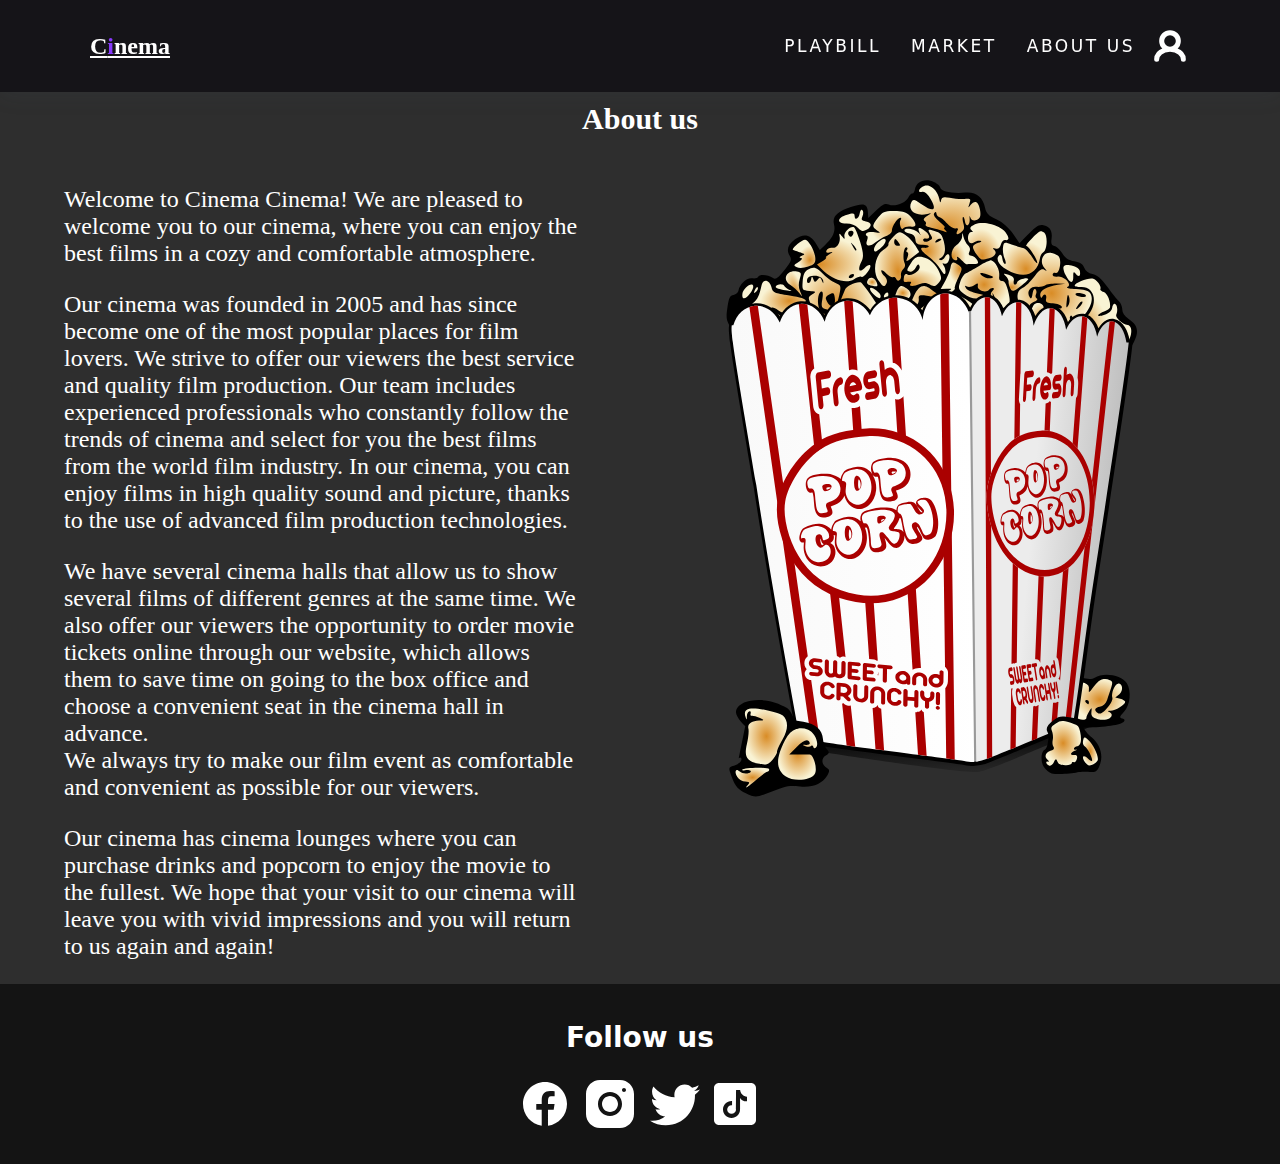
<file: about2.html>
<!DOCTYPE html>
<html lang="en">
<head>
    <meta charset="UTF-8">
    <meta http-equiv="X-UA-Compatible" content="IE=edge">
    <meta name="viewport" content="width=device-width, initial-scale=1.0">
    <link rel="stylesheet" href="about2.css">
    <title>Document</title>
    <script>
      if (navigator.userAgent.indexOf('Opera') !== -1 || navigator.userAgent.indexOf('OPR') !== -1) {
        document.documentElement.classList.add('opera');
      }
  </script>
</head>
<body>
    <header class="header">
        <nav>
          <div class="logo">
            <a href="./index.html">C<span>i</span>nema</a>
          </div>
          <input type="checkbox" id="menu-toggle">
          <label for="menu-toggle" class="menu-icon">&#9776;</label>
          <ul class="menu">
            <li><a href="./main2.html" class="hover-underline-animation">Playbill</a></li>
            <li><a href="./market.html" class="hover-underline-animation">Market</a></li>
            <li><a href="./about2.html" class="hover-underline-animation">About us</a></li>
            <img  src="./src/user.svg" alt="user"></img>
          </ul>
          
        </nav>
      </header>
    <div class="title">About us</div>
      <div class="about">
        
        <div class="text">
            <p>
              Welcome to Cinema Cinema! We are pleased to welcome you to our cinema, where you can enjoy the best films in a cozy and comfortable atmosphere.<p>
                Our cinema was founded in 2005 and has since become one of the most popular places for film lovers.
We strive to offer our viewers the best service and quality film production. Our team includes experienced professionals who constantly follow the trends of cinema and select for you the best films from the world film industry.
In our cinema, you can enjoy films in high quality sound and picture, thanks to the use of advanced film production technologies.<p> We have several cinema halls that allow us to show several films of different genres at the same time.
We also offer our viewers the opportunity to order movie tickets online through our website, which allows them to save time on going to the box office and choose a convenient seat in the cinema hall in advance.
                <br>We always try to make our film event as comfortable and convenient as possible for our viewers.
<p> Our cinema has cinema lounges where you can purchase drinks and popcorn to enjoy the movie to the fullest.
                We hope that your visit to our cinema will leave you with vivid impressions and you will return to us again and again!
            </p>
        </div>
        <div class="image">
            <img src="./src/Popcorn.svg" alt="Popcorn">
        </div>
      </div>

      <footer class="footer">
        <div class="container">
            <div class="footer-col">
              <h4>Follow us</h4>
              <div class="social-links">
                <img src="./src/facebook.svg" alt="facebook_logo"></a>
                <img src="./src/instagram.svg" alt="instagram_logo"></a>
                <img src="./src/icons8-twitter.svg" alt="twitter_logo"></a>
                <img src="./src/tikitoki.svg" alt="tikitak_logo"></a>
                
              </div>
            </div>
          </div>
        </div>
     </footer>
     
</body>
</html>
</file>
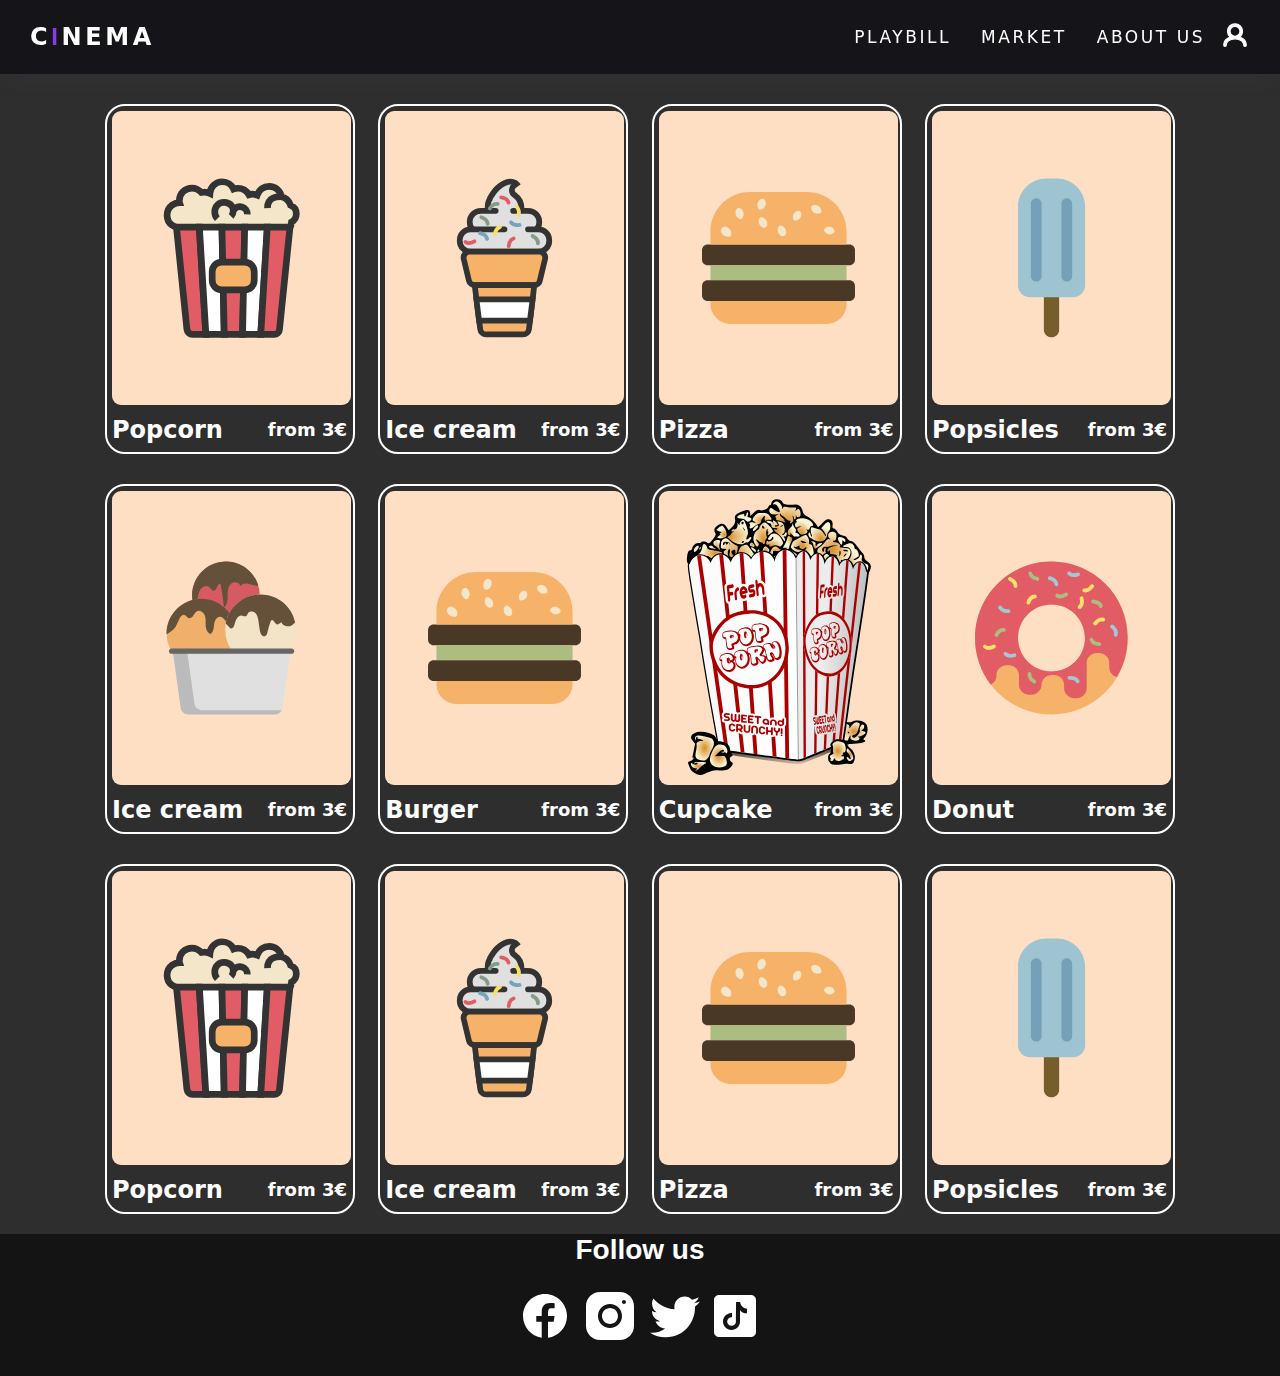
<file: market.html>
<!DOCTYPE html>
<html lang="en">
<head>
    <meta charset="UTF-8">
    <meta http-equiv="X-UA-Compatible" content="IE=edge">
    <meta name="viewport" content="width=device-width, initial-scale=1.0">
    <title>Document</title>
    <link rel="stylesheet" href="market.css">
    <script>
        if (navigator.userAgent.indexOf('Opera') !== -1 || navigator.userAgent.indexOf('OPR') !== -1) {
          document.documentElement.classList.add('opera');
        }
    </script>
</head>
<body>
    <header class="header">
        <nav>
          <div class="logo">
            <a href="/index.html">C<span>i</span>nema</a>
          </div>
          <input type="checkbox" id="menu-toggle">
          <label for="menu-toggle" class="menu-icon">&#9776;</label>
          <ul class="menu">
            <li><a href="./main2.html" class="hover-underline-animation">Playbill</a></li>
            <li><a href="./market.html" class="hover-underline-animation">Market</a></li>
            <li><a href="./about2.html" class="hover-underline-animation">About us</a></li>
            <li><img  src="./src/user.svg" alt="user"></img></li>
          </ul>
          
        </nav>
      </header>

      <!-- CARDS -->

      <div class="cards">
        <div class="row">
            <div class="product">
                <div class="img"><img src="./src/corn.svg" alt="Popcorn"></div>
                <div class="name_price">
                    <div class="name">Popcorn</div>
                    <div class="price">from 3€</div>
                </div>
            </div>
            <div class="product">
                <div class="img"><img src="./src/ice_cream.svg" alt="Ice cream"></div>
                <div class="name_price">
                    <div class="name">Ice cream</div>
                    <div class="price">from 3€</div>
                </div>
            </div>
            <div class="product">
                <div class="img"><img src="./src/burger.svg" alt="Pizza"></div>
                <div class="name_price">
                    <div class="name">Pizza</div>
                    <div class="price">from 3€</div>
                </div>
            </div>
            <div class="product">
                <div class="img"><img src="./src/popsicles.svg" alt="Popsicles"></div>
                <div class="name_price">
                    <div class="name">Popsicles</div>
                    <div class="price">from 3€</div>
                </div>
            </div>
        </div>

        <div class="row">
            <div class="product">
                <div class="img"><img src="./src/ice_cream2.svg" alt="Ice cream"></div>
                <div class="name_price">
                    <div class="name">Ice cream</div>
                    <div class="price">from 3€</div>
                </div>
            </div>
            <div class="product">
                <div class="img"><img src="./src/burger.svg" alt="Burger"></div>
                <div class="name_price">
                    <div class="name">Burger</div>
                    <div class="price">from 3€</div>
                </div>
            </div>
            <div class="product">
                <div class="img"><img src="./src/Popcorn.svg" alt="Cupcake"></div>
                <div class="name_price">
                    <div class="name">Cupcake</div>
                    <div class="price">from 3€</div>
                </div>
            </div>
            <div class="product">
                <div class="img"><img src="./src/donut.svg" alt="Donut"></div>
                <div class="name_price">
                    <div class="name">Donut</div>
                    <div class="price">from 3€</div>
                </div>
            </div>
        </div>

        <div class="row">
            <div class="product">
                <div class="img"><img src="./src/corn.svg" alt="Popcorn"></div>
                <div class="name_price">
                    <div class="name">Popcorn</div>
                    <div class="price">from 3€</div>
                </div>
            </div>
            <div class="product">
                <div class="img"><img src="./src/ice_cream.svg" alt="Ice cream"></div>
                <div class="name_price">
                    <div class="name">Ice cream</div>
                    <div class="price">from 3€</div>
                </div>
            </div>
            <div class="product">
                <div class="img"><img src="./src/burger.svg" alt="Pizza"></div>
                <div class="name_price">
                    <div class="name">Pizza</div>
                    <div class="price">from 3€</div>
                </div>
            </div>
            <div class="product">
                <div class="img"><img src="./src/popsicles.svg" alt="Popsicles"></div>
                <div class="name_price">
                    <div class="name">Popsicles</div>
                    <div class="price">from 3€</div>
                </div>
            </div>
        </div>
      </div>
      <footer class="footer">
        <div class="container">
            <div class="footer-col">
              <h4>Follow us</h4>
              <div class="social-links">
                <img src="./src/facebook.svg" alt=""></a>
                <img src="./src/instagram.svg" alt=""></a>
                <img src="./src/icons8-twitter.svg" alt=""></a>
                <img src="./src/tikitoki.svg" alt=""></a>
                
              </div>
            </div>
          </div>
        </div>
     </footer>
</body>
</html>
</file>
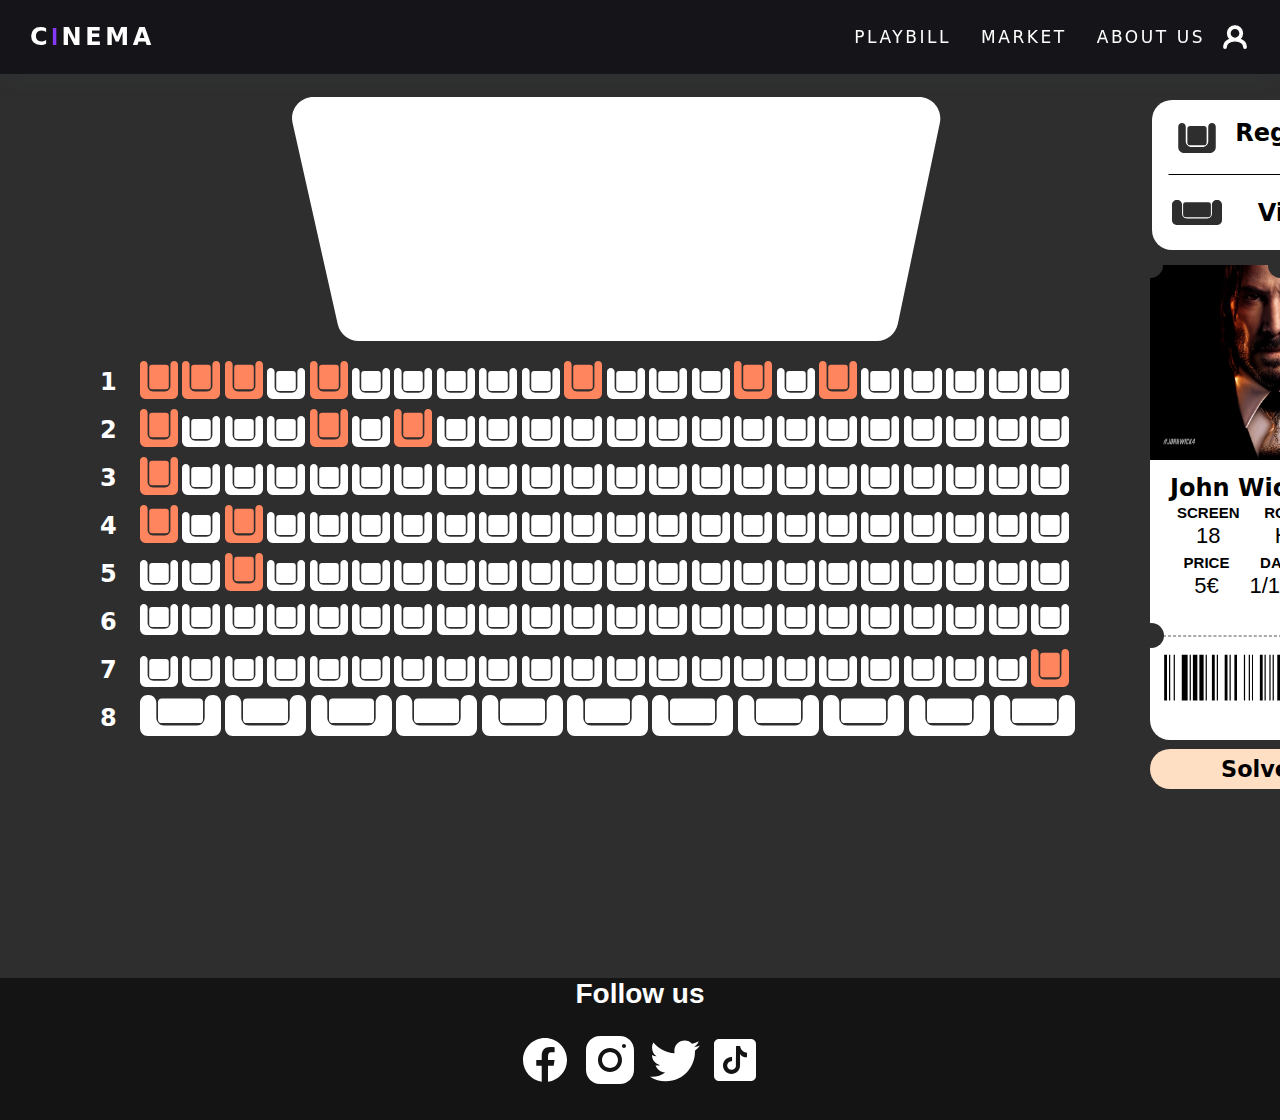
<file: ticket2.html>
<!DOCTYPE html>
<html lang="en">
<head>
    <meta charset="UTF-8">
    <meta http-equiv="X-UA-Compatible" content="IE=edge">
    <meta name="viewport" content="width=device-width, initial-scale=1.0">
    <title>Document</title>
    <link rel="stylesheet" href="ticket.css">
    <script>
        if (navigator.userAgent.indexOf('Opera') !== -1 || navigator.userAgent.indexOf('OPR') !== -1) {
          document.documentElement.classList.add('opera');
        }
    </script>

</head>
<body>
<script src="app.js"></script>
<header class="header">
    <nav>
      <div class="logo">
        <a href="./index.html">C<span>i</span>nema</a>
      </div>
      <input type="checkbox" id="menu-toggle">
      <label for="menu-toggle" class="menu-icon">&#9776;</label>
      <ul class="menu">
        <li><a href="./index.html" class="hover-underline-animation">Playbill</a></li>
        <li><a href="./market.html" class="hover-underline-animation">Market</a></li>
        <li><a href="./about2.html" class="hover-underline-animation">About us</a></li>
        <img  src="./src/user.svg" alt="user"></img>
      </ul>
      
    </nav>
  </header>
  <div class="wrapper">

    <div class="right">
        <div class="price">
            <div class="juststool">
                <img src="././src/stool_white.svg">
                <p class="justname">Regular</p>
                <p id="standard-price" data-price="5&euro;" class="justprice">5&euro;</p>
            </div>
            <div id="vip-price" class="vipstools">
                <img src="./src/VipStool_white.svg">
                <p class="vipname">Vip</p>
                <p id="vip-price" data-price="10&euro;" class="vipprice">10&euro;</p>
            </div>
          </div>
    
          <div class="ticket">
            <div class="holes-top"></div>
            <div class="poster">
                <img class="ticket_image" src="./src/ticket_img.jpg" alt="Movie: Only God Forgives">
            </div>
            <div class="info">
                <div class="name">John Wick 4</div>
            <table>
                
                <tr>
                    <th>SCREEN</th>
                    <th>ROW</th>
                    <th>SEAT</th>
                </tr>
                <tr>
                    <td class="bigger">18</td>
                    <td id="row" class="bigger">H</td>
                    <td id="seat" class="bigger">H</td>
                </tr>
            </table>
            <table>
                <tr>
                    <th>PRICE</th>
                    <th>DATE</th>
                    <th>TIME</th>
                </tr>
                <tr>
                    <td id="price" class="bigger">5&euro;</td>
                    <td class="bigger">1/1/23</td>
                    <td class="bigger">19:30</td>
                </tr>
            </table>
            </div>
            <div class="holes-lower"></div>
            <div class="serial">
                <img class="shtrih" src="./src/shtrih.svg">
            </div>
        </div>
        <div class="confirm">
            <div class="confirm_text">
                Solve
            </div>
            <div class="confirm_icon">
                <img src="./src/cart.svg" alt="telega">
            </div>
        </div>
    </div>
    <div class="left">

        <div class="screen">
            <img src="./src/screen.svg">
          </div>


        <div class="stools">
            <div class="row1">
                <p>1</p>
                <div class="stolya">
                    <img src="./src/stool_red.svg" data-row="1" data-seat="1" class="stool-img">
                    <img src="./src/stool_red.svg" data-row="1" data-seat="2" class="stool-img">
                    <img src="./src/stool_red.svg" data-row="1" data-seat="3" class="stool-img">
                    <img src="./src/stool.svg" data-row="1" data-seat="4" class="stool-img">
                    <img src="./src/stool_red.svg" data-row="1" data-seat="5" class="stool-img">
                    <img src="./src/stool.svg" data-row="1" data-seat="6" class="stool-img">
                    <img src="./src/stool.svg" data-row="1" data-seat="7" class="stool-img">
                    <img src="./src/stool.svg" data-row="1" data-seat="8" class="stool-img">
                    <img src="./src/stool.svg" data-row="1" data-seat="9" class="stool-img">
                    <img src="./src/stool.svg" data-row="1" data-seat="10" class="stool-img">
                    <img src="./src/stool_red.svg" data-row="1" data-seat="11" class="stool-img">
                    <img src="./src/stool.svg" data-row="1" data-seat="12" class="stool-img">
                    <img src="./src/stool.svg" data-row="1" data-seat="13" class="stool-img">
                    <img src="./src/stool.svg" data-row="1" data-seat="14" class="stool-img">
                    <img src="./src/stool_red.svg" data-row="1" data-seat="15" class="stool-img">
                    <img src="./src/stool.svg" data-row="1" data-seat="16" class="stool-img">
                    <img src="./src/stool_red.svg" data-row="1" data-seat="17" class="stool-img">
                    <img src="./src/stool.svg" data-row="1" data-seat="18" class="stool-img">
                    <img src="./src/stool.svg" data-row="1" data-seat="19" class="stool-img">
                    <img src="./src/stool.svg" data-row="1" data-seat="20" class="stool-img">
                    <img src="./src/stool.svg" data-row="1" data-seat="21" class="stool-img">
                    <img src="./src/stool.svg" data-row="1" data-seat="22" class="stool-img">
                </div>
                
            </div>
    
            <div class="row1">
                <p>2</p>
                <div class="stolya">
                    <img src="./src/stool_red.svg" data-row="2" data-seat="1" class="stool-img">
                    <img src="./src/stool.svg" data-row="2" data-seat="2" class="stool-img">
                    <img src="./src/stool.svg" data-row="2" data-seat="3" class="stool-img">
                    <img src="./src/stool.svg" data-row="2" data-seat="4" class="stool-img">
                    <img src="./src/stool_red.svg" data-row="2" data-seat="5" class="stool-img">
                    <img src="./src/stool.svg" data-row="2" data-seat="6" class="stool-img">
                    <img src="./src/stool_red.svg" data-row="2" data-seat="7" class="stool-img">
                    <img src="./src/stool.svg" data-row="2" data-seat="8" class="stool-img">
                    <img src="./src/stool.svg" data-row="2" data-seat="9" class="stool-img">
                    <img src="./src/stool.svg" data-row="2" data-seat="10" class="stool-img">
                    <img src="./src/stool.svg" data-row="2" data-seat="11" class="stool-img">
                    <img src="./src/stool.svg" data-row="2" data-seat="12" class="stool-img">
                    <img src="./src/stool.svg" data-row="2" data-seat="13" class="stool-img">
                    <img src="./src/stool.svg" data-row="2" data-seat="14" class="stool-img">
                    <img src="./src/stool.svg" data-row="2" data-seat="15" class="stool-img">
                    <img src="./src/stool.svg" data-row="2" data-seat="16" class="stool-img">
                    <img src="./src/stool.svg" data-row="2" data-seat="17" class="stool-img">
                    <img src="./src/stool.svg" data-row="2" data-seat="18" class="stool-img">
                    <img src="./src/stool.svg" data-row="2" data-seat="19" class="stool-img">
                    <img src="./src/stool.svg" data-row="2" data-seat="20" class="stool-img">
                    <img src="./src/stool.svg" data-row="2" data-seat="21" class="stool-img">
                    <img src="./src/stool.svg" data-row="2" data-seat="22" class="stool-img">
                    
                </div>
                
            </div>
    
            <div class="row1">
                <p>3</p>
                <div class="stolya">
                    <img src="./src/stool_red.svg" data-row="3" data-seat="1" class="stool-img">
                    <img src="./src/stool.svg" data-row="3" data-seat="2" class="stool-img">
                    <img src="./src/stool.svg" data-row="3" data-seat="3" class="stool-img">
                    <img src="./src/stool.svg" data-row="3" data-seat="4" class="stool-img">
                    <img src="./src/stool.svg" data-row="3" data-seat="5" class="stool-img">
                    <img src="./src/stool.svg" data-row="3" data-seat="6" class="stool-img">
                    <img src="./src/stool.svg" data-row="3" data-seat="7" class="stool-img">
                    <img src="./src/stool.svg" data-row="3" data-seat="8" class="stool-img">
                    <img src="./src/stool.svg" data-row="3" data-seat="9" class="stool-img">
                    <img src="./src/stool.svg" data-row="3" data-seat="10" class="stool-img">
                    <img src="./src/stool.svg" data-row="3" data-seat="11" class="stool-img">
                    <img src="./src/stool.svg" data-row="3" data-seat="12" class="stool-img">
                    <img src="./src/stool.svg" data-row="3" data-seat="13" class="stool-img">
                    <img src="./src/stool.svg" data-row="3" data-seat="14" class="stool-img">
                    <img src="./src/stool.svg" data-row="3" data-seat="15" class="stool-img">
                    <img src="./src/stool.svg" data-row="3" data-seat="16" class="stool-img">
                    <img src="./src/stool.svg" data-row="3" data-seat="17" class="stool-img">
                    <img src="./src/stool.svg" data-row="3" data-seat="18" class="stool-img">
                    <img src="./src/stool.svg" data-row="3" data-seat="19" class="stool-img">
                    <img src="./src/stool.svg" data-row="3" data-seat="20" class="stool-img">
                    <img src="./src/stool.svg" data-row="3" data-seat="21" class="stool-img">
                    <img src="./src/stool.svg" data-row="3" data-seat="22" class="stool-img">
                    
                </div>
                
            </div>
            <div class="row1">
                <p>4</p>
                <div class="stolya">
                    <img src="./src/stool_red.svg" data-row="4" data-seat="1" class="stool-img">
                    <img src="./src/stool.svg" data-row="4" data-seat="2" class="stool-img">
                    <img src="./src/stool_red.svg" data-row="4" data-seat="3" class="stool-img">
                    <img src="./src/stool.svg" data-row="4" data-seat="4" class="stool-img">
                    <img src="./src/stool.svg" data-row="4" data-seat="5" class="stool-img">
                    <img src="./src/stool.svg" data-row="4" data-seat="6" class="stool-img">
                    <img src="./src/stool.svg" data-row="4" data-seat="7" class="stool-img">
                    <img src="./src/stool.svg" data-row="4" data-seat="8" class="stool-img">
                    <img src="./src/stool.svg" data-row="4" data-seat="9" class="stool-img">
                    <img src="./src/stool.svg" data-row="4" data-seat="10" class="stool-img">
                    <img src="./src/stool.svg" data-row="4" data-seat="11" class="stool-img">
                    <img src="./src/stool.svg" data-row="4" data-seat="12" class="stool-img">
                    <img src="./src/stool.svg" data-row="4" data-seat="13" class="stool-img">
                    <img src="./src/stool.svg" data-row="4" data-seat="14" class="stool-img">
                    <img src="./src/stool.svg" data-row="4" data-seat="15" class="stool-img">
                    <img src="./src/stool.svg" data-row="4" data-seat="16" class="stool-img">
                    <img src="./src/stool.svg" data-row="4" data-seat="17" class="stool-img">
                    <img src="./src/stool.svg" data-row="4" data-seat="18" class="stool-img">
                    <img src="./src/stool.svg" data-row="4" data-seat="19" class="stool-img">
                    <img src="./src/stool.svg" data-row="4" data-seat="20" class="stool-img">
                    <img src="./src/stool.svg" data-row="4" data-seat="21" class="stool-img">
                    <img src="./src/stool.svg" data-row="4" data-seat="22" class="stool-img">
                    
                </div>
                
            </div>
            
            <div class="row1">
                <p>5</p>
                <div class="stolya">
                    <img src="./src/stool.svg" data-row="5" data-seat="1" class="stool-img">
                    <img src="./src/stool.svg" data-row="5" data-seat="2" class="stool-img">
                    <img src="./src/stool_red.svg" data-row="5" data-seat="3" class="stool-img">
                    <img src="./src/stool.svg" data-row="5" data-seat="4" class="stool-img">
                    <img src="./src/stool.svg" data-row="5" data-seat="5" class="stool-img">
                    <img src="./src/stool.svg" data-row="5" data-seat="6" class="stool-img">
                    <img src="./src/stool.svg" data-row="5" data-seat="7" class="stool-img">
                    <img src="./src/stool.svg" data-row="5" data-seat="8" class="stool-img">
                    <img src="./src/stool.svg" data-row="5" data-seat="9" class="stool-img">
                    <img src="./src/stool.svg" data-row="5" data-seat="10" class="stool-img">
                    <img src="./src/stool.svg" data-row="5" data-seat="11" class="stool-img">
                    <img src="./src/stool.svg" data-row="5" data-seat="12" class="stool-img">
                    <img src="./src/stool.svg" data-row="5" data-seat="13" class="stool-img">
                    <img src="./src/stool.svg" data-row="5" data-seat="14" class="stool-img">
                    <img src="./src/stool.svg" data-row="5" data-seat="15" class="stool-img">
                    <img src="./src/stool.svg" data-row="5" data-seat="16" class="stool-img">
                    <img src="./src/stool.svg" data-row="5" data-seat="17" class="stool-img">
                    <img src="./src/stool.svg" data-row="5" data-seat="18" class="stool-img">
                    <img src="./src/stool.svg" data-row="5" data-seat="19" class="stool-img">
                    <img src="./src/stool.svg" data-row="5" data-seat="20" class="stool-img">
                    <img src="./src/stool.svg" data-row="5" data-seat="21" class="stool-img">
                    <img src="./src/stool.svg" data-row="5" data-seat="22" class="stool-img">
                   
                </div>
                
            </div>
    
            <div class="row1">
                <p>6</p>
                <div class="stolya">
                    <img src="./src/stool.svg" data-row="6" data-seat="1" class="stool-img">
                    <img src="./src/stool.svg" data-row="6" data-seat="2" class="stool-img">
                    <img src="./src/stool.svg" data-row="6" data-seat="3" class="stool-img">
                    <img src="./src/stool.svg" data-row="6" data-seat="4" class="stool-img">
                    <img src="./src/stool.svg" data-row="6" data-seat="5" class="stool-img">
                    <img src="./src/stool.svg" data-row="6" data-seat="6" class="stool-img">
                    <img src="./src/stool.svg" data-row="6" data-seat="7" class="stool-img">
                    <img src="./src/stool.svg" data-row="6" data-seat="8" class="stool-img">
                    <img src="./src/stool.svg" data-row="6" data-seat="9" class="stool-img">
                    <img src="./src/stool.svg" data-row="6" data-seat="10" class="stool-img">
                    <img src="./src/stool.svg" data-row="6" data-seat="11" class="stool-img">
                    <img src="./src/stool.svg" data-row="6" data-seat="12" class="stool-img">
                    <img src="./src/stool.svg" data-row="6" data-seat="13" class="stool-img">
                    <img src="./src/stool.svg" data-row="6" data-seat="14" class="stool-img">
                    <img src="./src/stool.svg" data-row="6" data-seat="15" class="stool-img">
                    <img src="./src/stool.svg" data-row="6" data-seat="16" class="stool-img">
                    <img src="./src/stool.svg" data-row="6" data-seat="17" class="stool-img">
                    <img src="./src/stool.svg" data-row="6" data-seat="18" class="stool-img">
                    <img src="./src/stool.svg" data-row="6" data-seat="19" class="stool-img">
                    <img src="./src/stool.svg" data-row="6" data-seat="20" class="stool-img">
                    <img src="./src/stool.svg" data-row="6" data-seat="21" class="stool-img">
                    <img src="./src/stool.svg" data-row="6" data-seat="22" class="stool-img">
                    
                </div>
                
            </div>

            <div class="row1">
                <p>7</p>
                <div class="stolya">
                    <img src="./src/stool.svg" data-row="7" data-seat="1" class="stool-img">
                    <img src="./src/stool.svg" data-row="7" data-seat="2" class="stool-img">
                    <img src="./src/stool.svg" data-row="7" data-seat="3" class="stool-img">
                    <img src="./src/stool.svg" data-row="7" data-seat="4" class="stool-img">
                    <img src="./src/stool.svg" data-row="7" data-seat="5" class="stool-img">
                    <img src="./src/stool.svg" data-row="7" data-seat="6" class="stool-img">
                    <img src="./src/stool.svg" data-row="7" data-seat="7" class="stool-img">
                    <img src="./src/stool.svg" data-row="7" data-seat="8" class="stool-img">
                    <img src="./src/stool.svg" data-row="7" data-seat="9" class="stool-img">
                    <img src="./src/stool.svg" data-row="7" data-seat="10" class="stool-img">
                    <img src="./src/stool.svg" data-row="7" data-seat="11" class="stool-img">
                    <img src="./src/stool.svg" data-row="7" data-seat="12" class="stool-img">
                    <img src="./src/stool.svg" data-row="7" data-seat="13" class="stool-img">
                    <img src="./src/stool.svg" data-row="7" data-seat="14" class="stool-img">
                    <img src="./src/stool.svg" data-row="7" data-seat="15" class="stool-img">
                    <img src="./src/stool.svg" data-row="7" data-seat="16" class="stool-img">
                    <img src="./src/stool.svg" data-row="7" data-seat="17" class="stool-img">
                    <img src="./src/stool.svg" data-row="7" data-seat="18" class="stool-img">
                    <img src="./src/stool.svg" data-row="7" data-seat="19" class="stool-img">
                    <img src="./src/stool.svg" data-row="7" data-seat="20" class="stool-img">
                    <img src="./src/stool.svg" data-row="7" data-seat="21" class="stool-img">
                    <img src="./src/stool_red.svg" data-row="7" data-seat="22" class="stool-img"> 
                </div>
                
            </div>
            <div class="viprow">
                <p>8</p>
                <div class="stolya">
                    <img src="./src/VipStool.svg" data-row="8" data-seat="1" class="vipstool">
                    <img src="./src/VipStool.svg" data-row="8" data-seat="2" class="vipstool">
                    <img src="./src/VipStool.svg" data-row="8" data-seat="3" class="vipstool">
                    <img src="./src/VipStool.svg" data-row="8" data-seat="4" class="vipstool">
                    <img src="./src/VipStool.svg" data-row="8" data-seat="5" class="vipstool">
                    <img src="./src/VipStool.svg" data-row="8" data-seat="6" class="vipstool">
                    <img src="./src/VipStool.svg" data-row="8" data-seat="7" class="vipstool">
                    <img src="./src/VipStool.svg" data-row="8" data-seat="8" class="vipstool">
                    <img src="./src/VipStool.svg" data-row="8" data-seat="9" class="vipstool"> 
                    <img src="./src/VipStool.svg" data-row="8" data-seat="10" class="vipstool"> 
                    <img src="./src/VipStool.svg" data-row="8" data-seat="11" class="vipstool"> 
                </div>
                
            </div>
          </div>
      </div>
          
    </div>
    
    <script src="ticket.js"></script>
    <footer class="footer">
        <div class="container">
            <div class="footer-col">
              <h4>Follow us</h4>
              <div class="social-links">
                <img src="src/facebook.svg" alt=""></a>
                <img src="src/instagram.svg" alt=""></a>
                <img src="src/icons8-twitter.svg" alt=""></a>
                <img src="src/tikitoki.svg" alt=""></a>
                
              </div>
            </div>
          </div>
        </div>
     </footer>
</body>
</html>
</file>
<file: about2.css>
.header {
    position: sticky;
    top: 0;
    width: 100%;
    box-shadow: 0 4px 20px hsla(207, 24%, 35%, 0.1);
    background-color: #151418;
    z-index: 1;
  }
  
  nav {
    display: flex;
    justify-content: space-between;
    align-items: center;
    padding: 10px 90px;
  }
  
  .logo a {
    font-size: 24px;
    font-weight: bold;
    color: #fff;
  }
  
  .logo a span {
    color: #8739fa;
  }
  
  .menu {
    display: flex;
    justify-content: center;
    align-items: center;
  }
  nav a{
    list-style-type: none;
    list-style: none;
  }
  nav li{
    list-style-type: none;
  }
  a{
    list-style: none;
    list-style-type: none;
  }
  a.hover-underline-animation {
    color: #ffffff;
    text-transform: uppercase;
    text-decoration: none;
    letter-spacing: 0.15em;
    position: relative;
    font-family: system-ui, -apple-system, BlinkMacSystemFont, 'Segoe UI', Roboto, Oxygen, Ubuntu, Cantarell, 'Open Sans', 'Helvetica Neue', sans-serif;
    font-weight: 700;
  }
  
  a.hover-underline-animation:after {
    background: none repeat scroll 0 0 transparent;
    bottom: 0;
    content: "";
    display: block;
    height: 2px;
    left: 50%;
    position: absolute;
    background: #ffffff;
    transition: width 0.3s ease 0s, left 0.3s ease 0s;
    width: 0;
  }
  
  a.hover-underline-animation:hover:after {
    width: 100%;
    left: 0;
  }
  .menu a {
    display: block;
    padding: 7px 15px;
    font-size: 17px;
    font-weight: 500;
    transition: 0.2s all ease-in-out;
    color: #fff;
    text-decoration: none;
    list-style-type: none;
  }
  
  .menu:hover a {
    opacity: 0.4;
  }
  
  .menu a:hover {
    opacity: 1;
    color: #fff;
  }
  
  .menu-icon {
    display: none;
  }
  
  #menu-toggle {
    display: none;
  }
  .menu img{
    width: 40px;
  }
  #menu-toggle:checked ~ .menu {
    transform: scale(1, 1);
  }
.title{
    margin-top: 10px;
    width: 100%;
    height: 60px;
    text-align: center;
    color: white;
    font-size: 30px;
    font-weight: bold;
}
.about{
    display: flex;
    justify-content: space-between;
    width: 90%;
    margin-left: 5%;
    margin-right: 5%;
}
.image{
    width: 45%;
}
.image img{
    width: 90%;
    height: auto;
}
body{
    background-color: #2e2e2e;
    margin: 0;
  }
  
  .footer {
    background-color: #141414;
    color: #fff;
    width: 100%;
    margin-top: auto;
    font-family: system-ui, -apple-system, BlinkMacSystemFont, 'Segoe UI', Roboto, Oxygen, Ubuntu, Cantarell, 'Open Sans', 'Helvetica Neue', sans-serif;
  }
  .container {
    max-width: 1200px;
    margin: 0 auto;
    display: flex;
    justify-content: center; 
    flex-wrap: wrap;
  }
  .footer-col {
    width: 25%;
    margin-bottom: 30px;
    text-align: center; 
  }
  .footer-col h4 {
    font-size: 28px;
    margin-bottom: 20px;
  }
  .social-links{
    display: flex;
    flex-direction: row;
    justify-content: center;
    gap: 10px;
  }
.text{
    color: white;
    font-size: 24px;
    width: 45%;
}

  @media only screen and (max-width: 600px){
  .icon {
    margin-right: 5px;
    width: 15px;
    height: 15px;
  }

  nav{
    gap: 235px;
  }
  .about{
    width: 90%;
    display: flex;
    flex-direction: column;
  }
  .text{
    width: 100%;
    font-size: 18px;
  }
  .image{
    width: 100%;
  }
  .menu {
    flex-direction: column;
    background-color: #151418;
    align-items: start;
    position: absolute;
    top: 40px;
    left: 0;
    width: 100%;
    z-index: 1;
    transform: scale(1, 0);
    transform-origin: top;
    transition: transform 0.3s ease-in-out;
    box-shadow: rgba(0, 0, 0, 0.15) 1.95px 1.95px 2.6px;
  }
  nav img{
    width: 30px;
    height: 30px;
    margin-bottom: 10px;
    margin-left: 20px;
  }
  li{
    list-style: none ;
  }
  .menu a {
    margin-left: 12px;
  }

  .menu li {
    margin-bottom: 10px;
  }

  .menu-icon {
    display: block;
    color: #fff;
    font-size: 28px;
    cursor: pointer;
  }
}
</file>
<file: market.css>
* {
  padding: 0;
  margin: 0;
  box-sizing: border-box;
  font-family: sans-serif;
  text-decoration: none;
  list-style: none;
}

.header {
  position: sticky;
  top: 0;
  width: 100%;
  box-shadow: 0 4px 20px hsla(207, 24%, 35%, 0.1);
  background-color: #151418;
  z-index: 5;
}

nav {
  display: flex;
  justify-content: space-between;
  align-items: center;
  padding: 20px 30px;
}

.logo a {
  font-size: 24px;
  font-weight: bold;
  color: #fff;
}

.logo a span {
  color: #8739fa;
}

.menu {
  display: flex;
  justify-content: center;
  align-items: center;
}

.menu a {
  display: block;
  padding: 7px 15px;
  font-size: 17px;
  font-weight: 500;
  transition: 0.2s all ease-in-out;
  color: #fff;
}

.menu:hover a {
  opacity: 0.4;
}

.menu a:hover {
  opacity: 1;
  color: #fff;
}

.menu-icon {
  display: none;
}

#menu-toggle {
  display: none;
}

#menu-toggle:checked ~ .menu {
  transform: scale(1, 1);
}

nav img{
  width: 30px;
  height: 30px;
}
.logos {
  display: flex;
  width: 35px;
  height: 35px;
  margin-left: 50%;
  justify-content: flex-end;
  gap: 20px;
  vertical-align: middle;
  margin-top: 15px;
}


/* hover underline */
a {
  color: #ffffff;
  text-transform: uppercase;
  text-decoration: none;
  letter-spacing: 0.15em;
  position: relative;
  font-family: system-ui, -apple-system, BlinkMacSystemFont, 'Segoe UI', Roboto, Oxygen, Ubuntu, Cantarell, 'Open Sans', 'Helvetica Neue', sans-serif;
  font-weight: 700;
}
a:after {    
  background: none repeat scroll 0 0 transparent;
  bottom: 0;
  content: "";
  display: block;
  height: 2px;
  left: 50%;
  position: absolute;
  background: #ffffff;
  transition: width 0.3s ease 0s, left 0.3s ease 0s;
  width: 0;
}
a:hover:after { 
  width: 100%; 
  left: 0; 
}
@media screen and (max-height: 300px) {
    ul {
        margin-top: 40px;
    }
}
body{
  background-color: #2e2e2e;
}

form {
  height: 30px;
  width:220px;
  color: #ffffff;
  display: flex;
  padding: 2px;
  border: 1px solid currentColor;
  border-radius: 5px;
  margin: 0 0 30px;
}
input[type="search"] {
  border: none;
  background: transparent;
  margin: 0;
  padding: 7px 8px;
  font-size: 14px;
  color: inherit;
  border: 1px solid transparent;
  border-radius: inherit;
}
input[type="search"]::placeholder {
  color: #ffffff;
}
button[type="submit"] {
  text-indent: -999px;
  overflow: hidden;
  width: 40px;
  margin-right: 20px;
  margin: 0;
  border: 1px solid transparent;
  border-radius: inherit;
  background: transparent url("data:image/svg+xml,%3Csvg xmlns='http://www.w3.org/2000/svg' width='16' height='16' class='bi bi-search' viewBox='0 0 16 16'%3E%3Cpath d='M11.742 10.344a6.5 6.5 0 1 0-1.397 1.398h-.001c.03.04.062.078.098.115l3.85 3.85a1 1 0 0 0 1.415-1.414l-3.85-3.85a1.007 1.007 0 0 0-.115-.1zM12 6.5a5.5 5.5 0 1 1-11 0 5.5 5.5 0 0 1 11 0z'%3E%3C/path%3E%3C/svg%3E") no-repeat center;
  cursor: pointer;
  background-color: #ffffff;
  border-radius: 5px;
  opacity: 1;
}
input.nosubmit {
  border: 1px solid #ffffff;
  width: 100%;
  background: transparent url("data:image/svg+xml,%3Csvg xmlns='http://www.w3.org/2000/svg' width='16' height='16' class='bi bi-search' viewBox='0 0 16 16'%3E%3Cpath d='M11.742 10.344a6.5 6.5 0 1 0-1.397 1.398h-.001c.03.04.062.078.098.115l3.85 3.85a1 1 0 0 0 1.415-1.414l-3.85-3.85a1.007 1.007 0 0 0-.115-.1zM12 6.5a5.5 5.5 0 1 1-11 0 5.5 5.5 0 0 1 11 0z'%3E%3C/path%3E%3C/svg%3E") no-repeat 13px center;
}

form {
    height: 30px;
    width:220px;
    color: #ffffff;
    display: flex;
    padding: 2px;
    border: 1px solid currentColor;
    border-radius: 5px;
    margin: 0 0 30px;
  }
  input[type="search"] {
    border: none;
    background: transparent;
    margin: 0;
    padding: 7px 8px;
    font-size: 14px;
    color: inherit;
    border: 1px solid transparent;
    border-radius: inherit;
  }
  input[type="search"]::placeholder {
    color: #ffffff;
  }
  button[type="submit"] {
    text-indent: -999px;
    overflow: hidden;
    width: 40px;
    margin-right: 20px;
    margin: 0;
    border: 1px solid transparent;
    border-radius: inherit;
    background: transparent url("data:image/svg+xml,%3Csvg xmlns='http://www.w3.org/2000/svg' width='16' height='16' class='bi bi-search' viewBox='0 0 16 16'%3E%3Cpath d='M11.742 10.344a6.5 6.5 0 1 0-1.397 1.398h-.001c.03.04.062.078.098.115l3.85 3.85a1 1 0 0 0 1.415-1.414l-3.85-3.85a1.007 1.007 0 0 0-.115-.1zM12 6.5a5.5 5.5 0 1 1-11 0 5.5 5.5 0 0 1 11 0z'%3E%3C/path%3E%3C/svg%3E") no-repeat center;
    background-color: #ffffff;
    border-radius: 5px;
    cursor: pointer;
    opacity: 1;
  }
  input.nosubmit {
    border: 1px solid #ffffff;
    width: 100%;
    background: transparent url("data:image/svg+xml,%3Csvg xmlns='http://www.w3.org/2000/svg' width='16' height='16' class='bi bi-search' viewBox='0 0 16 16'%3E%3Cpath d='M11.742 10.344a6.5 6.5 0 1 0-1.397 1.398h-.001c.03.04.062.078.098.115l3.85 3.85a1 1 0 0 0 1.415-1.414l-3.85-3.85a1.007 1.007 0 0 0-.115-.1zM12 6.5a5.5 5.5 0 1 1-11 0 5.5 5.5 0 0 1 11 0z'%3E%3C/path%3E%3C/svg%3E") no-repeat 13px center;
  }

  /* CARDS */
  
 .product {
  margin-top: 30px;
  
    width: 250px;
    height: 350px;
    border: #ffffff solid 2px;
    border-radius: 20px;
  }
  .img{
    width: 239px;
    height: 85%;
    margin: 5px;
    background-color: #ffdfc4;
    border-radius: 9px;
  }
  .img img{
    width: 100%;
    height: 100%;
  }
  .name_price{
    display: flex;
    flex-direction: row;
    margin: 5px;
    width: 237px;
    height: 11.5%;
  }
  .name{
    color: #ffffff;
    width: 135px;
    height: 100%;
    display: flex;
    align-items: center;
    font-family: system-ui, -apple-system, BlinkMacSystemFont, 'Segoe UI', Roboto, Oxygen, Ubuntu, Cantarell, 'Open Sans', 'Helvetica Neue', sans-serif;
    font-size: 24px;
    font-weight: 600;
  }
  .price{
    color: #ffffff;
    width: 100px;
    height: 100%;
    font-family: system-ui, -apple-system, BlinkMacSystemFont, 'Segoe UI', Roboto, Oxygen, Ubuntu, Cantarell, 'Open Sans', 'Helvetica Neue', sans-serif;
    font-size: 18px;
    display: flex;
    justify-content: right; 
    align-items: center; 
    text-align: center; 
    font-weight: 600;
  }
  .row{
    display: flex;
    flex-direction: row;
    flex-wrap: wrap;
    margin-left: 105px;
    margin-right: 105px;
    justify-content: space-between;
  }

  .opera .site-identity img{
    margin-left: 100px;
    margin-top: 15px;
  }
  .opera .logos{
    margin-left: 45%;
    margin-top: 20px;
  }

body{
  margin: 0;
}
footer{
  margin-top: 100px;
}
  .footer {
    
    background-color: #141414;
    color: #fff;
    width: 100%;
    margin-top: 20px;
    font-family: system-ui, -apple-system, BlinkMacSystemFont, 'Segoe UI', Roboto, Oxygen, Ubuntu, Cantarell, 'Open Sans', 'Helvetica Neue', sans-serif;
  }
  .container {
    max-width: 1200px;
    margin: 0 auto;
    display: flex;
    justify-content: center; 
    flex-wrap: wrap;
  }
  .footer-col {
    width: 25%;
    margin-bottom: 30px;
    text-align: center; 
  }
  .footer-col h4 {
    font-size: 28px;
    margin-bottom: 20px;
  }
  .social-links{
    display: flex;
    flex-direction: row;
    justify-content: center;
    gap: 10px;
  }
  
  @media screen and (max-width: 600px){
    
    .menu {
        flex-direction: column;
        background-color: #151418;
        align-items: start;
        position: absolute;
        top: 70px;
        left: 0;
        width: 100%;
        z-index: 1;
        transform: scale(1, 0);
        transform-origin: top;
        transition: transform 0.3s ease-in-out;
        box-shadow: rgba(0, 0, 0, 0.15) 1.95px 1.95px 2.6px;
      }
    
      .menu a {
        margin-left: 12px;
      }
    
      .menu li {
        margin-bottom: 10px;
      }
    
      .menu-icon {
        display: block;
        color: #fff;
        font-size: 28px;
        cursor: pointer;
      }

      nav img{
        width: 30px;
        height: 30px;
        margin-bottom: 10px;
        margin-left: 20px;
      }
    }
</file>
<file: ticket.css>
.site-identity img {
  
  margin-top: 10px;
  font-size: 24px;
  margin-left: 105px;
  float: left;
}
.opera .site-identity img{
  margin-top: 15px;
}
.site-navigation li {
  display: inline-block;
  margin-top: 5px;
  padding-left: 20px;
}

.logos{
  display: flex;
  width: 35px;
  height: 35px;
  margin-left: 50.5%;
  justify-content: flex-end;
  gap: 20px;
  vertical-align: middle;
  margin-top: 15px;
}
.opera .logos{
  margin-left: 47%;
}

/* hover underline */
a {
  color: #ffffff;
  text-transform: uppercase;
  text-decoration: none;
  letter-spacing: 0.15em;
  position: relative;
  font-family: system-ui, -apple-system, BlinkMacSystemFont, 'Segoe UI', Roboto, Oxygen, Ubuntu, Cantarell, 'Open Sans', 'Helvetica Neue', sans-serif;
  font-weight: 700;
}
a:after {    
  background: none repeat scroll 0 0 transparent;
  bottom: 0;
  content: "";
  display: block;
  height: 2px;
  left: 50%;
  position: absolute;
  background: #ffffff;
  transition: width 0.3s ease 0s, left 0.3s ease 0s;
  width: 0;
}
a:hover:after { 
  width: 100%; 
  left: 0; 
}
@media screen and (max-height: 300px) {
    ul {
        margin-top: 40px;
    }
}
body{
  background-color: #2e2e2e;
}

form {
  height: 30px;
  width:220px;
  color: #ffffff;
  display: flex;
  padding: 2px;
  border: 1px solid currentColor;
  border-radius: 5px;
  margin: 0 0 30px;
}
input[type="search"] {
  border: none;
  background: transparent;
  margin: 0;
  padding: 7px 8px;
  font-size: 14px;
  color: inherit;
  border: 1px solid transparent;
  border-radius: inherit;
}
input[type="search"]::placeholder {
  color: #ffffff;
}
button[type="submit"] {
  text-indent: -999px;
  overflow: hidden;
  width: 40px;
  margin-right: 20px;
  margin: 0;
  border: 1px solid transparent;
  border-radius: inherit;
  background: transparent url("data:image/svg+xml,%3Csvg xmlns='http://www.w3.org/2000/svg' width='16' height='16' class='bi bi-search' viewBox='0 0 16 16'%3E%3Cpath d='M11.742 10.344a6.5 6.5 0 1 0-1.397 1.398h-.001c.03.04.062.078.098.115l3.85 3.85a1 1 0 0 0 1.415-1.414l-3.85-3.85a1.007 1.007 0 0 0-.115-.1zM12 6.5a5.5 5.5 0 1 1-11 0 5.5 5.5 0 0 1 11 0z'%3E%3C/path%3E%3C/svg%3E") no-repeat center;
  cursor: pointer;
  background-color: #ffffff;
  border-radius: 5px;
  opacity: 1;
}
input.nosubmit {
  border: 1px solid #ffffff;
  width: 100%;
  background: transparent url("data:image/svg+xml,%3Csvg xmlns='http://www.w3.org/2000/svg' width='16' height='16' class='bi bi-search' viewBox='0 0 16 16'%3E%3Cpath d='M11.742 10.344a6.5 6.5 0 1 0-1.397 1.398h-.001c.03.04.062.078.098.115l3.85 3.85a1 1 0 0 0 1.415-1.414l-3.85-3.85a1.007 1.007 0 0 0-.115-.1zM12 6.5a5.5 5.5 0 1 1-11 0 5.5 5.5 0 0 1 11 0z'%3E%3C/path%3E%3C/svg%3E") no-repeat 13px center;
}

form {
    height: 30px;
    width:220px;
    color: #ffffff;
    display: flex;
    padding: 2px;
    border: 1px solid currentColor;
    border-radius: 5px;
    margin: 0 0 30px;
  }
  input[type="search"] {
    border: none;
    background: transparent;
    margin: 0;
    padding: 7px 8px;
    font-size: 14px;
    color: inherit;
    border: 1px solid transparent;
    border-radius: inherit;
  }
  input[type="search"]::placeholder {
    color: #ffffff;
  }
  button[type="submit"] {
    text-indent: -999px;
    overflow: hidden;
    width: 40px;
    margin-right: 20px;
    margin: 0;
    border: 1px solid transparent;
    border-radius: inherit;
    background: transparent url("data:image/svg+xml,%3Csvg xmlns='http://www.w3.org/2000/svg' width='16' height='16' class='bi bi-search' viewBox='0 0 16 16'%3E%3Cpath d='M11.742 10.344a6.5 6.5 0 1 0-1.397 1.398h-.001c.03.04.062.078.098.115l3.85 3.85a1 1 0 0 0 1.415-1.414l-3.85-3.85a1.007 1.007 0 0 0-.115-.1zM12 6.5a5.5 5.5 0 1 1-11 0 5.5 5.5 0 0 1 11 0z'%3E%3C/path%3E%3C/svg%3E") no-repeat center;
    background-color: #ffffff;
    border-radius: 5px;
    cursor: pointer;
    opacity: 1;
  }
  input.nosubmit {
    border: 1px solid #ffffff;
    width: 100%;
    background: transparent url("data:image/svg+xml,%3Csvg xmlns='http://www.w3.org/2000/svg' width='16' height='16' class='bi bi-search' viewBox='0 0 16 16'%3E%3Cpath d='M11.742 10.344a6.5 6.5 0 1 0-1.397 1.398h-.001c.03.04.062.078.098.115l3.85 3.85a1 1 0 0 0 1.415-1.414l-3.85-3.85a1.007 1.007 0 0 0-.115-.1zM12 6.5a5.5 5.5 0 1 1-11 0 5.5 5.5 0 0 1 11 0z'%3E%3C/path%3E%3C/svg%3E") no-repeat 13px center;
  }


  .screen{
    width: 958px;
    height: 250px;
    margin-top: 20px;
    margin-left: 137px;
    display: flex;
    justify-content: center;
    align-items: center;
    
  }
  .screen img{
    width: 650px;
  }
  .stolya{
    margin-left: 20px;
  }
  p{
    font-family: system-ui, -apple-system, BlinkMacSystemFont, 'Segoe UI', Roboto, Oxygen, Ubuntu, Cantarell, 'Open Sans', 'Helvetica Neue', sans-serif;
    font-weight: bold;
    font-size: 1.5em;
  }
  .row1 p{
    font-family: system-ui, -apple-system, BlinkMacSystemFont, 'Segoe UI', Roboto, Oxygen, Ubuntu, Cantarell, 'Open Sans', 'Helvetica Neue', sans-serif;
    font-weight: bold;
    font-size: 1.5em;
    color: white;
  }
  .viprow p{
    font-family: system-ui, -apple-system, BlinkMacSystemFont, 'Segoe UI', Roboto, Oxygen, Ubuntu, Cantarell, 'Open Sans', 'Helvetica Neue', sans-serif;
    font-weight: bold;
    font-size: 1.5em;
    color: white;
  }
  .row1{
    margin-bottom: -12px;
    margin-top: 15px;
    align-items: center;
    height: 45px;
    display: flex;
    flex-direction: row;
    gap: 3px;
    margin-left: 100px;
    width: 1010px;

  }
  .row1 img{
    width: 38px;
  }
  .opera .row1 img{
    width: 38px;
  }
  .stools{
    justify-content: space-evenly;
    display: flex;
    flex-direction: column;
    
    
  }
  .vipstool{
    width: 81px;
  }
  .opera .vipstool{
    width: 81px;
  }
  .viprow{
    margin-bottom: -12px;
    margin-top: 15px;
    align-items: center;
    height: 45px;
    display: flex;
    flex-direction: row;
    gap: 3px;
    margin-left: 100px;
    width: 1010px;
  }

  .footer {
    background-color: #141414;
    color: #fff;
    width: 100%;
    position: absolute;
    bottom: -220px;
    margin-top: auto;
    font-family: system-ui, -apple-system, BlinkMacSystemFont, 'Segoe UI', Roboto, Oxygen, Ubuntu, Cantarell, 'Open Sans', 'Helvetica Neue', sans-serif;
  }
  .container {
    max-width: 1200px;
    margin: 0 auto;
    display: flex;
    justify-content: center; 
    flex-wrap: wrap;
  }
  .footer-col {
    width: 25%;
    margin-bottom: 30px;
    text-align: center; 
  }
  .footer-col h4 {
    font-size: 28px;
    margin-bottom: 20px;
  }
  .social-links{
    display: flex;
    flex-direction: row;
    justify-content: center;
    gap: 10px;
  }
.text{
    color: white;
    font-size: 24px;
    width: 45%;
}









  .price{
    position: absolute;
    top: 100px;
    left: 2px;
    background-color: rgb(255, 255, 255);
    border-radius: 20px;
    width: 260px;
    height: 150px;
    margin-left: 1150px;
  }
  .juststool{
    width: 100%;
    height: 75px;
    display: flex;
    justify-content: space-between;
    align-items: center;

    flex-direction: row;
    border-bottom-width: small;
  }
  .juststool img{
    fill: white;
    width: 50px;
    height: 30px;
    margin-left: 20px;
  }
  .justname{
    margin-top: -10px;
  text-align: center;  
}
.justprice{
  margin-top: -10px;
  margin-right: 25px;
}
  
.juststool{position:relative;}
.juststool:before{
    position:absolute;
    bottom: 0;
    left:49%;
    width:85%;
    border-bottom:1px solid #000;
    content:"";
    transform: translateX(-50%);
}
.vipstools{
    width: 100%;
    height: 75px;
    display: flex;
    flex-direction: row;
    justify-content: space-between;
    align-items: center;
   
}
.vipstools img{
    width: 70px;
    padding-left: 20px;
  }
  
  .vipprice{
    margin-right: 25px;
  }
  .vipname{
    padding-left: 0px;
  }
  .opera .vipname{
    margin-top: 20px;
  }
  .opera .vipprice{
    padding-left: 40px;
    margin-top: 20px;
  }
  .opera .justname{
    margin-top: 20px;
  }
  .opera .justprice{
    padding-left: 20px;
    margin-top: 20px;
  }
.juststool:hover{
  background-color: #cfcfcf;
  border-top-left-radius: 20px;
  border-top-right-radius: 20px;
}
.vipstools:hover{
  background-color: #cfcfcf;
  border-bottom-left-radius: 20px;
  border-bottom-right-radius: 20px;  
}

  
  img {
    max-width: 100%;
    height: auto;
  }
  
  .ticket {
      width: 260px;
      height: 475px;
      background-color: rgb(255, 255, 255);
      margin: 25px auto;
      left: 1150px;
      top: 240px;
      position: absolute;
      border-radius: 20px;
      }
    .name{
      margin-top: -10px;
      font-family: system-ui, -apple-system, BlinkMacSystemFont, 'Segoe UI', Roboto, Oxygen, Ubuntu, Cantarell, 'Open Sans', 'Helvetica Neue', sans-serif;
      font-size: 1.5em;
      font-weight: 700;
    }
 
  
    .holes-top {
      height: 25px;
      width: 25px;
      background-color: #2E2E2E;
      border-radius: 50%;
      position: absolute;
      left: 50%;
      margin-left: -12.5px;
      top: -12.5px;
    }
    
    .holes-top:before,
    .holes-top:after {
      content: '';
      height: 25px;
      width: 25px;
      background-color: #2E2E2E;
      position: absolute;
      border-radius: 50%;
    }
    
    .holes-top:before {
      left: -130px;
    }
    
    .holes-top:after {
      left: 130px;
    }
    
    .holes-lower {
      position: relative;
      margin: 12.5px;
      border: 1px dashed #aaa;
    }
    
    .holes-lower:before,
    .holes-lower:after {
      content: '';
      height: 25px;
      width: 25px;
      background-color: #2E2E2E;
      position: absolute;
      border-radius: 50%;
    }
    
    .holes-lower:before {
      top: -12.5px;
      left: -25px;
    }
    
    .holes-lower:after {
      top: -12.5px;
      left: 232px;
    }
    
  
  .title {
    padding: 50px 25px 10px;
  }
  
  .cinema {
    color: #aaa;
    font-size: 22px;
  }
  
  .movie-title {
    font-size: 50px;
  }
  
  .info {
    padding:20px;
  }
  
  table {
    width: 100%;
    font-size: 15px;
    margin-bottom: 1px;
    font-family: system-ui, -apple-system, BlinkMacSystemFont, 'Segoe UI', Roboto, Oxygen, Ubuntu, Cantarell, 'Open Sans', 'Helvetica Neue', sans-serif;
  }
  
  
  table tr {
    margin-bottom: 10px;
  }
  
  table th {
    
    padding-inline: 1px;
    text-align: center;
  }
  
  table th:nth-of-type(1) {
    width: 28%;
  }
  
  table th:nth-of-type(2) {
    width: 30%;
  }
  
  table th:nth-of-type(3) {
    width: 28%;
  }
  
  table td {
    width: 10%;
    font-size: 20px;
  }
  
  .bigger {
    font-size: 22px;
    text-align: center;
  }
  
  
  .numbers td {
    font-size: 15px;
    text-align: center;
  }
  .serial img{
    height: 65px;
    width: 259px;
  }

/* Стили для добавления эффекта сияния и плавного поднятия элемента на 2px */
.stool-img {
  transition: transform 0.3s ease-out;
}
.stool-img:hover {
  
  transform: translateY(-2px);
}
.vipstool {
  transition: transform 0.3s ease-out;
}
.vipstool:hover {
  transform: translateY(-2px);
}
.confirm{
  background-color: #ffdfc4;
  margin-top: 25px;
  display: flex;
  flex-direction: row;
  justify-content: center;
  width: 260px;
  height: 40px;
  left: 1150px;
  top: 724px;
  position: absolute;
  border-radius: 20px;
  align-items: center;
}
.opera .confirm{
  top: 720px;
}
.confirm_text{
  font-family: system-ui, -apple-system, BlinkMacSystemFont, 'Segoe UI', Roboto, Oxygen, Ubuntu, Cantarell, 'Open Sans', 'Helvetica Neue', sans-serif;
  font-weight: 700;
  font-size: 1.4em;
}
.confirm_icon img{
  height: 35px;
  padding-top: 2px;
  padding-left: 10px;
  margin: 10px;
  width: 29px;
}

* {
  padding: 0;
  margin: 0;
  box-sizing: border-box;
  font-family: sans-serif;
  text-decoration: none;
  list-style: none;
}

.header {
  position: sticky;
  top: 0;
  width: 100%;
  box-shadow: 0 4px 20px hsla(207, 24%, 35%, 0.1);
  background-color: #151418;
  z-index: 1;
}

nav {
  display: flex;
  justify-content: space-between;
  align-items: center;
  padding: 20px 30px;
}

.logo a {
  font-size: 24px;
  font-weight: bold;
  color: #fff;
}

.logo a span {
  color: #8739fa;
}

.menu {
  display: flex;
  justify-content: center;
  align-items: center;
}

.menu a {
  display: block;
  padding: 7px 15px;
  font-size: 17px;
  font-weight: 500;
  transition: 0.2s all ease-in-out;
  color: #fff;
}

.menu:hover a {
  opacity: 0.4;
}

.menu a:hover {
  opacity: 1;
  color: #fff;
}

.menu-icon {
  display: none;
}

#menu-toggle {
  display: none;
}

#menu-toggle:checked ~ .menu {
  transform: scale(1, 1);
}

@media only screen and (max-width: 600px) {

.footer{
  bottom: -1000px;
}
  .menu a {
    margin-left: 12px;
  }

  .menu li {
    margin-bottom: 10px;
  }

  .menu-icon {
    display: block;
    color: #fff;
    font-size: 28px;
    cursor: pointer;
  }
  .menu {
    flex-direction: column;
    background-color: #151418;
    align-items: start;
    position: absolute;
    top: 40px;
    left: 0;
    width: 100%;
    z-index: 1;
    transform: scale(1, 0);
    transform-origin: top;
    transition: transform 0.3s ease-in-out;
    box-shadow: rgba(0, 0, 0, 0.15) 1.95px 1.95px 2.6px;
  }
  nav img{
    width: 30px;
    height: 30px;
    margin-bottom: 10px;
    margin-left: 20px;
  }
  li{
    list-style: none ;
  }
  .menu a {
    margin-left: 12px;
  }

  .menu li {
    margin-bottom: 10px;
  }
  .icon {
    margin-right: 5px;
    width: 15px;
    height: 15px;
  }

  nav{
    gap: 235px;
  }
  .menu-icon {
    display: block;
    color: #fff;
    font-size: 28px;
    cursor: pointer;
  }

  .screen{
    display: flex;
    justify-content: center;
    align-items: center;
    width: 90%;
    margin: 0;
    margin-left: 20px;
    
  }
  .stools{
    row-gap:-50px;
  }
  .row1{
    height: 20px;
    width: 98%;
    
    margin-left: 0px;
  }
  .viprow{
     
    height: 50px;
    width: 98%;   
  }

  #vipstolya{
    height: 40px;
    width: 100%;
  }
  #vipstolya img{
    width: 34.5px;
  }
  .vipstool{
    width: 34.5px;
    height: 100%;
  }
  .row1,.viprow{
    margin-left: -2px;
  }
  .stools p{
    font-size: 0.9em;
    margin-left: 9px;
  }
  .row1 img{
    width: 15px;
    height: 100%;
  }
  .viprow{
    margin-top: -1px;
  }
  #secondvip{
    margin-top: -10px;
  }


  .price{
    width: 90%;
    margin-left: 0px;
    top: 560px;
    margin-left: 25px;
  }

  .ticket{
    height: 580px;
    width: 90%;
    left: 25px;
    top: 700px;
  }
  .holes-lower:after{
    left: 400px;
  }
  .serial{
    width: 100%;
    display: flex;
    justify-content: center;
  }
  .serial img{
    width: 100%;
  }

  .holes-top:before {
    left: -210px;
  }
  
  .holes-top:after {
    left: 210px;
  }
  .confirm{
    width: 90%;
    left: 25px;
    top: 1300px;
  }
}
  






body{
  background-color: #2E2E2E
}
* {
  padding: 0;
  margin: 0;
  box-sizing: border-box;
  font-family: sans-serif;
  text-decoration: none;
  list-style: none;
}

.header {
  position: sticky;
  top: 0;
  width: 100%;
  box-shadow: 0 4px 20px hsla(207, 24%, 35%, 0.1);
  background-color: #151418;
  z-index: 5;
}

nav {
  display: flex;
  justify-content: space-between;
  align-items: center;
  padding: 20px 30px;
}

.logo a {
  font-size: 24px;
  font-weight: bold;
  color: #fff;
}

.logo a span {
  color: #8739fa;
}

.menu {
  display: flex;
  justify-content: center;
  align-items: center;
}

.menu a {
  display: block;
  padding: 7px 15px;
  font-size: 17px;
  font-weight: 500;
  transition: 0.2s all ease-in-out;
  color: #fff;
}

.menu:hover a {
  opacity: 0.4;
}

.menu a:hover {
  opacity: 1;
  color: #fff;
}

.menu-icon {
  display: none;
}

#menu-toggle {
  display: none;
}

#menu-toggle:checked ~ .menu {
  transform: scale(1, 1);
}

nav img{
  width: 30px;
  height: 30px;
}
.logos {
  display: flex;
  width: 35px;
  height: 35px;
  margin-left: 50%;
  justify-content: flex-end;
  gap: 20px;
  vertical-align: middle;
  margin-top: 15px;
}
</file>
